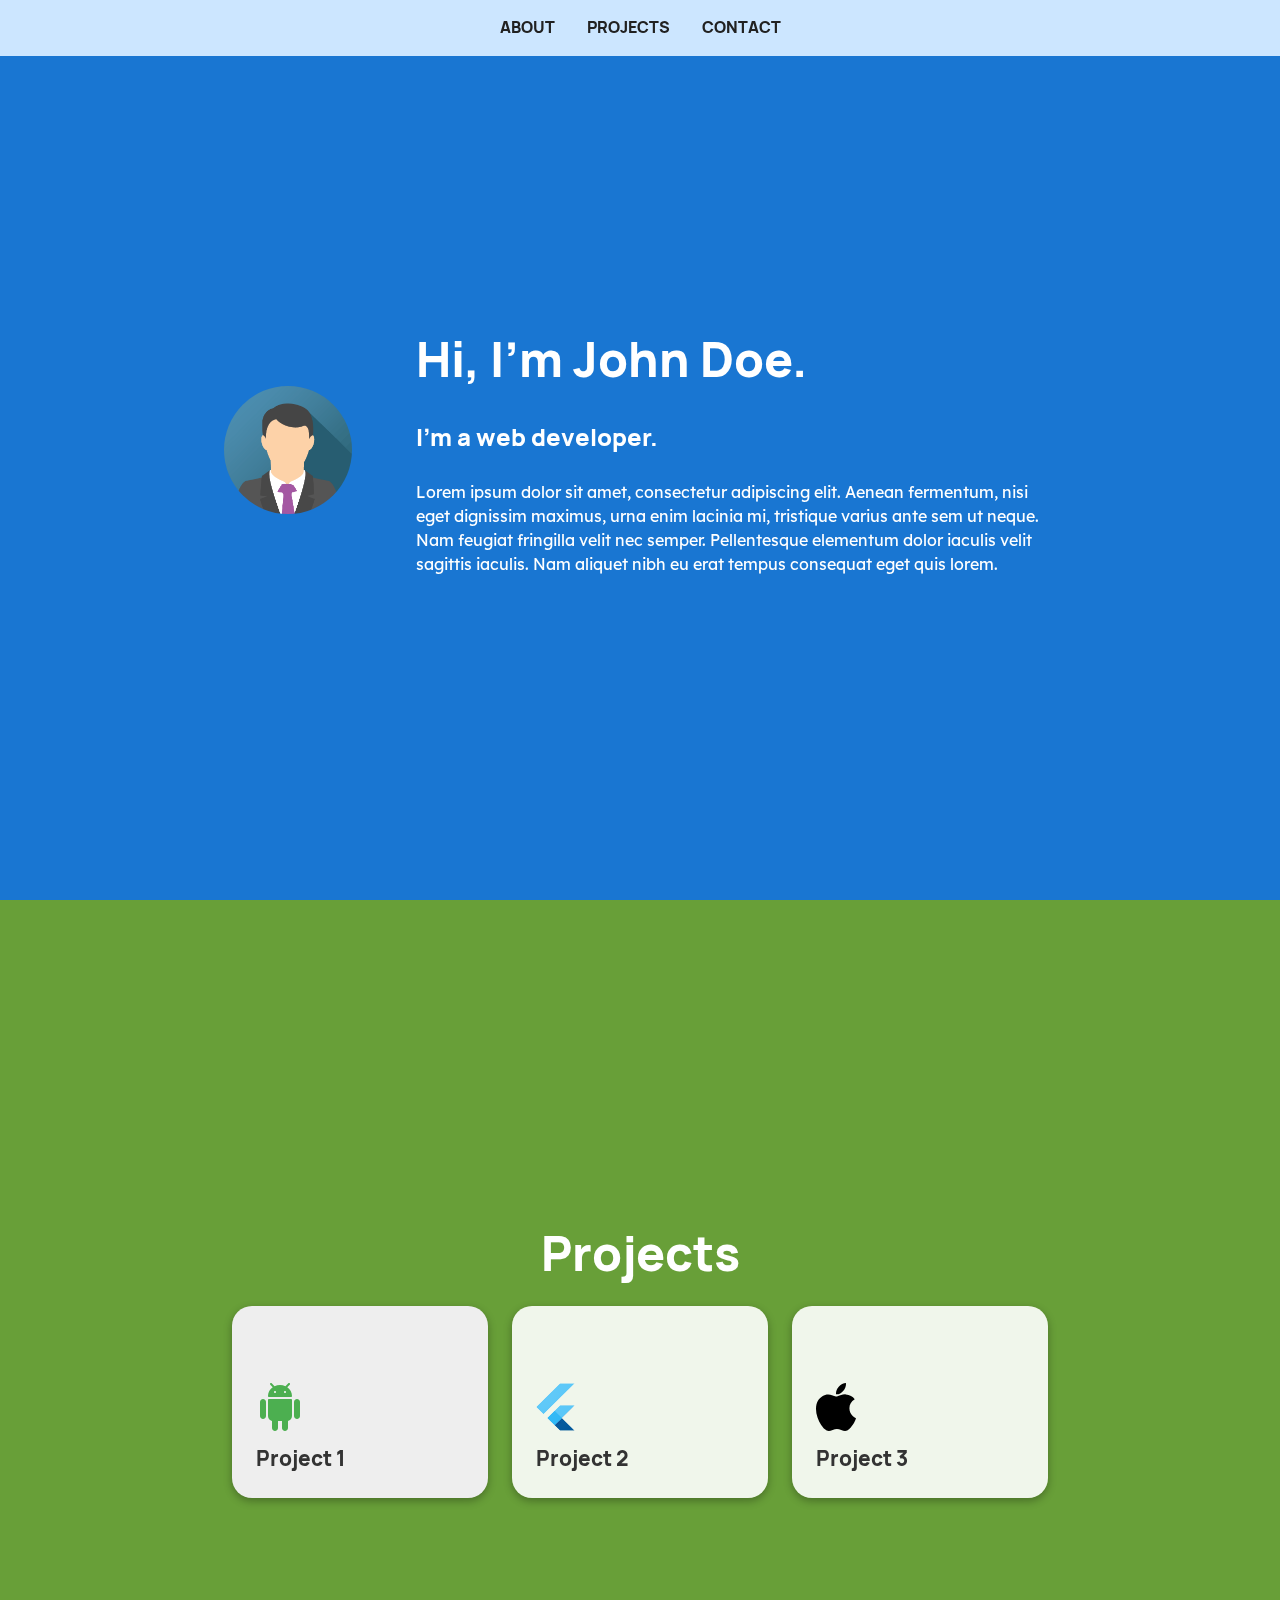
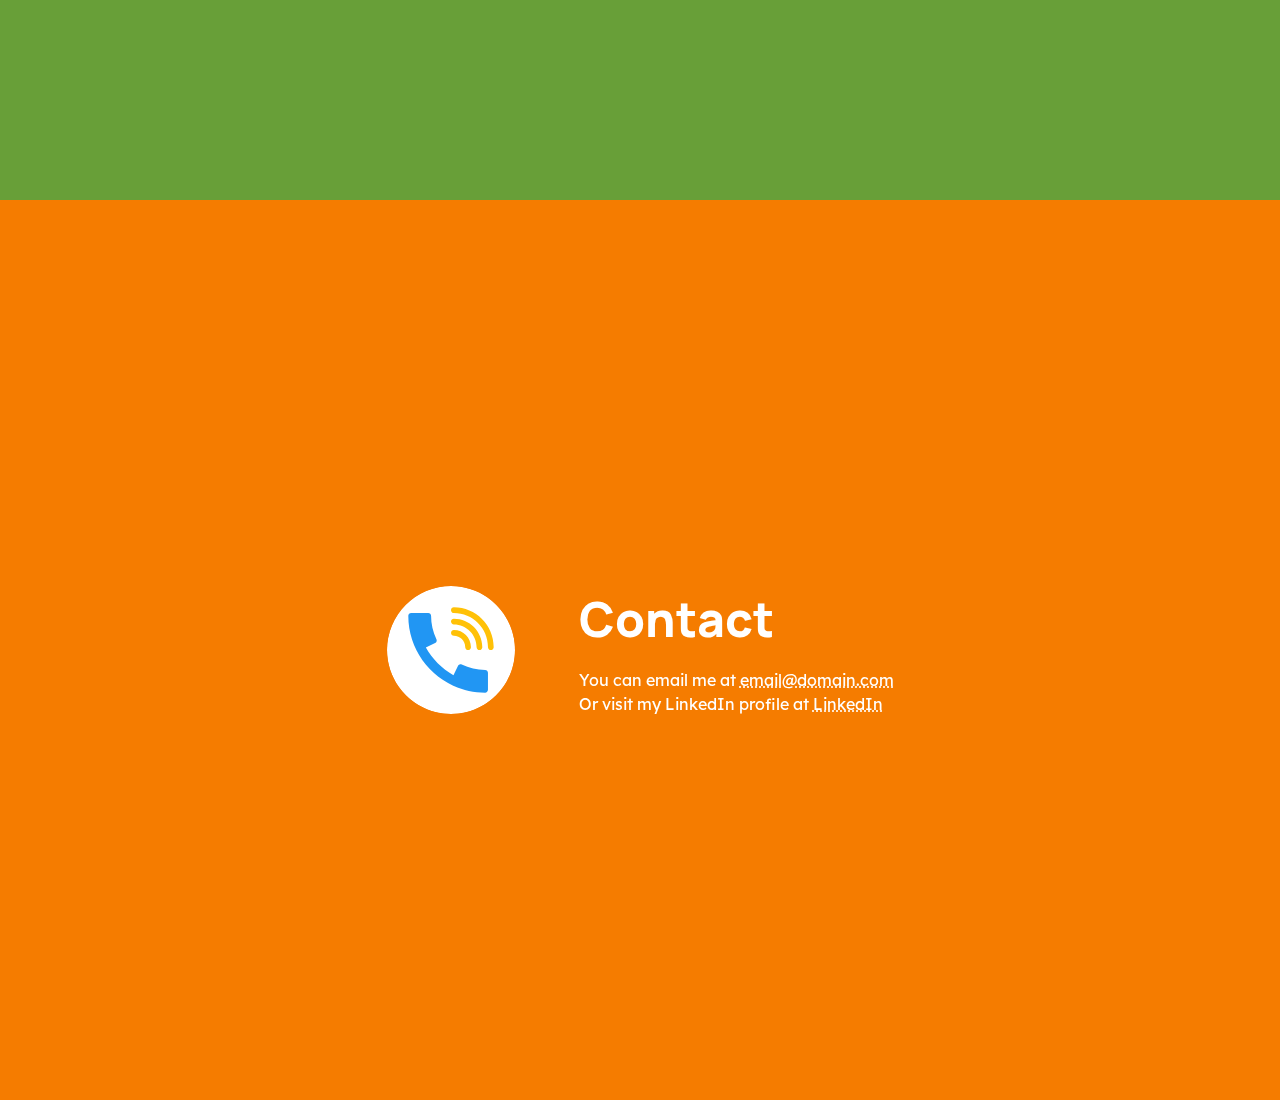
<file: completed-portfolio/index.html>
<!DOCTYPE html>
<html>

<head>
    <title>My Personal Site</title>
    <link rel="stylesheet" href="style.css">
</head>

<body>
    <nav>
        <a href="#about">About</a>
        <a href="#projects">Projects</a>
        <a href="#contact">Contact</a>
    </nav>
    <section id="about">
        <img class="avatar-big" src="assets/images/avatar1.png">
        <div class="break"></div>
        <h1>Hi, I'm John Doe.</h1>
        <h3>I'm a web developer.</h3>
        <p>
            Lorem ipsum dolor sit amet, consectetur adipiscing elit. Aenean fermentum, nisi eget dignissim maximus,
            urna enim lacinia mi, tristique varius ante sem ut neque. Nam feugiat fringilla velit nec semper.
            Pellentesque elementum dolor iaculis velit sagittis iaculis. Nam aliquet nibh eu erat tempus consequat
            eget quis lorem.
        </p>
    </section>
    <section id="projects">
        <h1>Projects</h1>
        <div class="break"></div>
        <div class="project-card" style="background-color: #EEE;">
            <img class="avatar-small" src="assets/images/project1.svg">
            <h2>Project 1</h2>
        </div>
        <div class="project-card">
            <img class="avatar-small" src="assets/images/project2.svg">
            <h2>Project 2</h2>
        </div>
        <div class="project-card">
            <img class="avatar-small" src="assets/images/project3.svg">
            <h2>Project 3</h2>
        </div>
    </section>
    <section id="contact">
        <img class="avatar-big" src="assets/images/contact.svg">
        <div class="break"></div>
        <h1>Contact</h1>
        <p>You can email me at <a href="mailto:email@domain.com">email@domain.com</a></p>
        <p>Or visit my LinkedIn profile at <a href="https://linkedin.com">LinkedIn</p>
    </section>
</body>

</html>
</file>
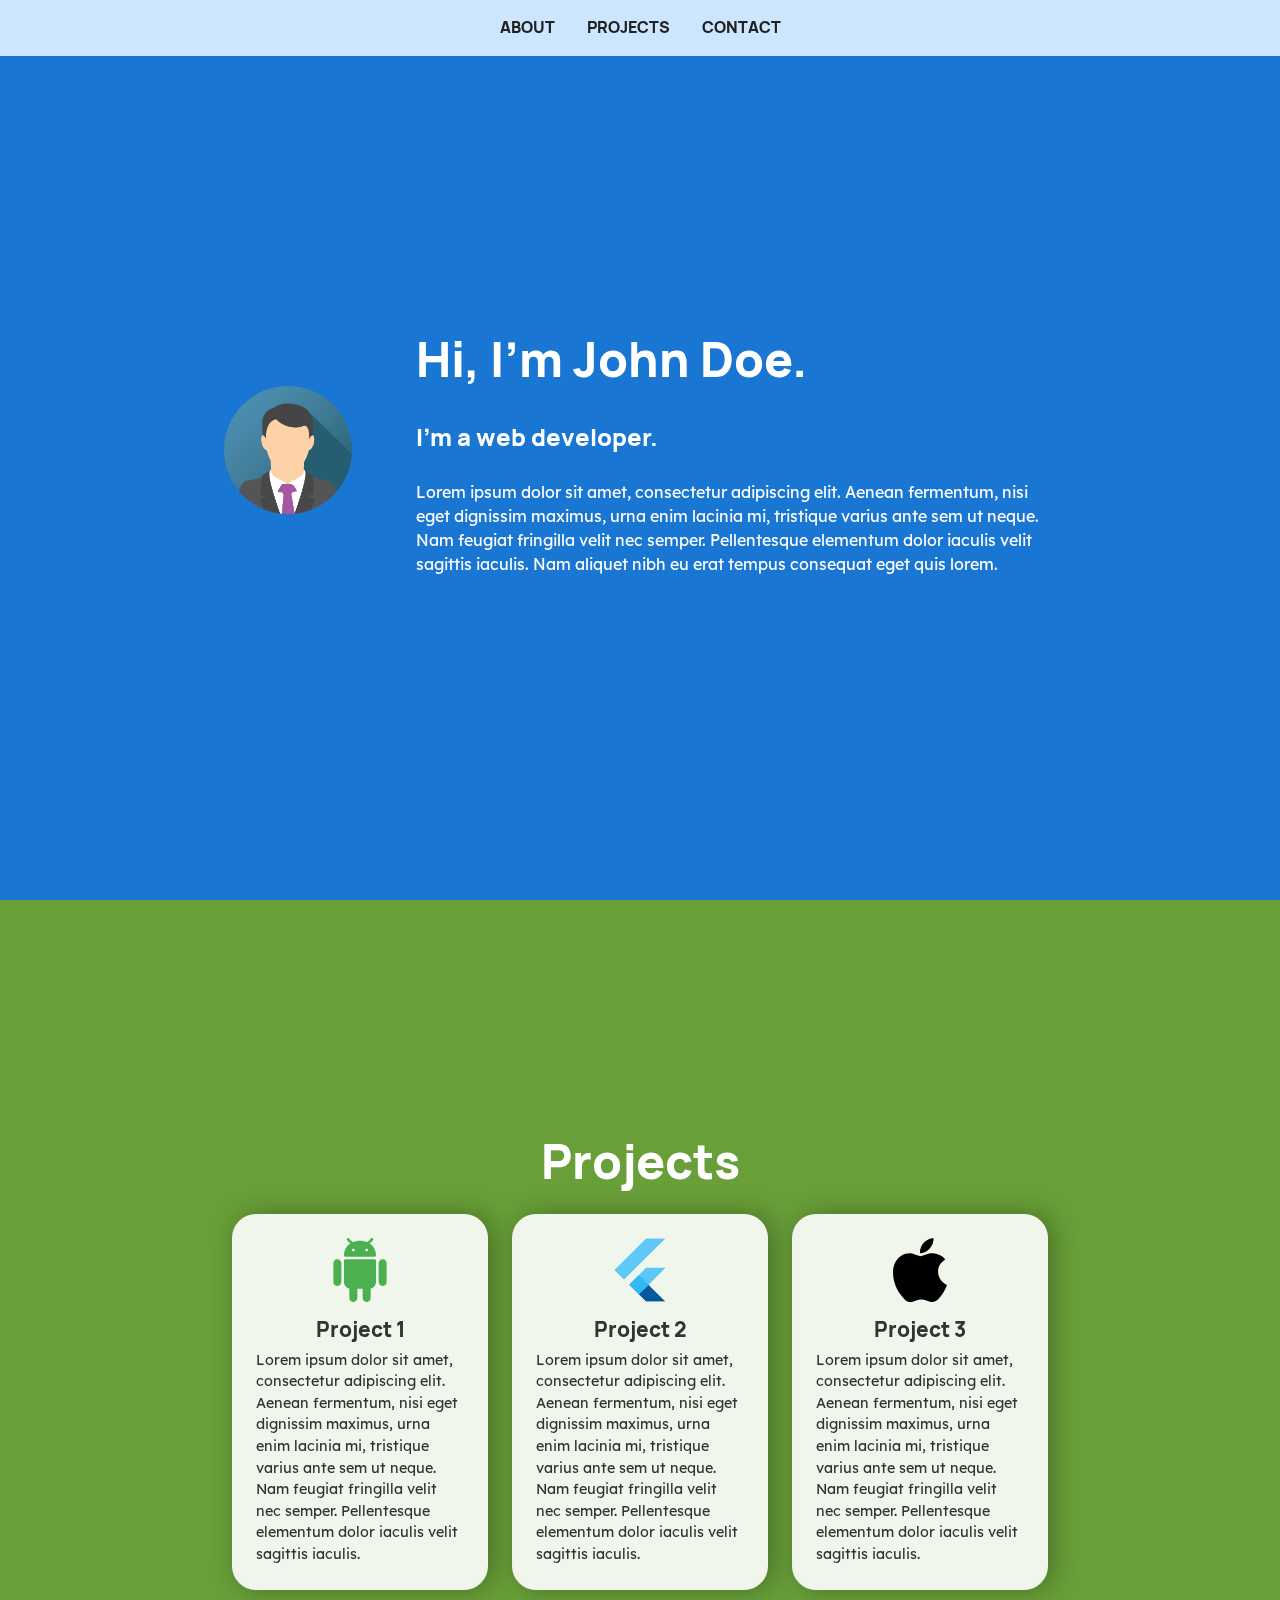
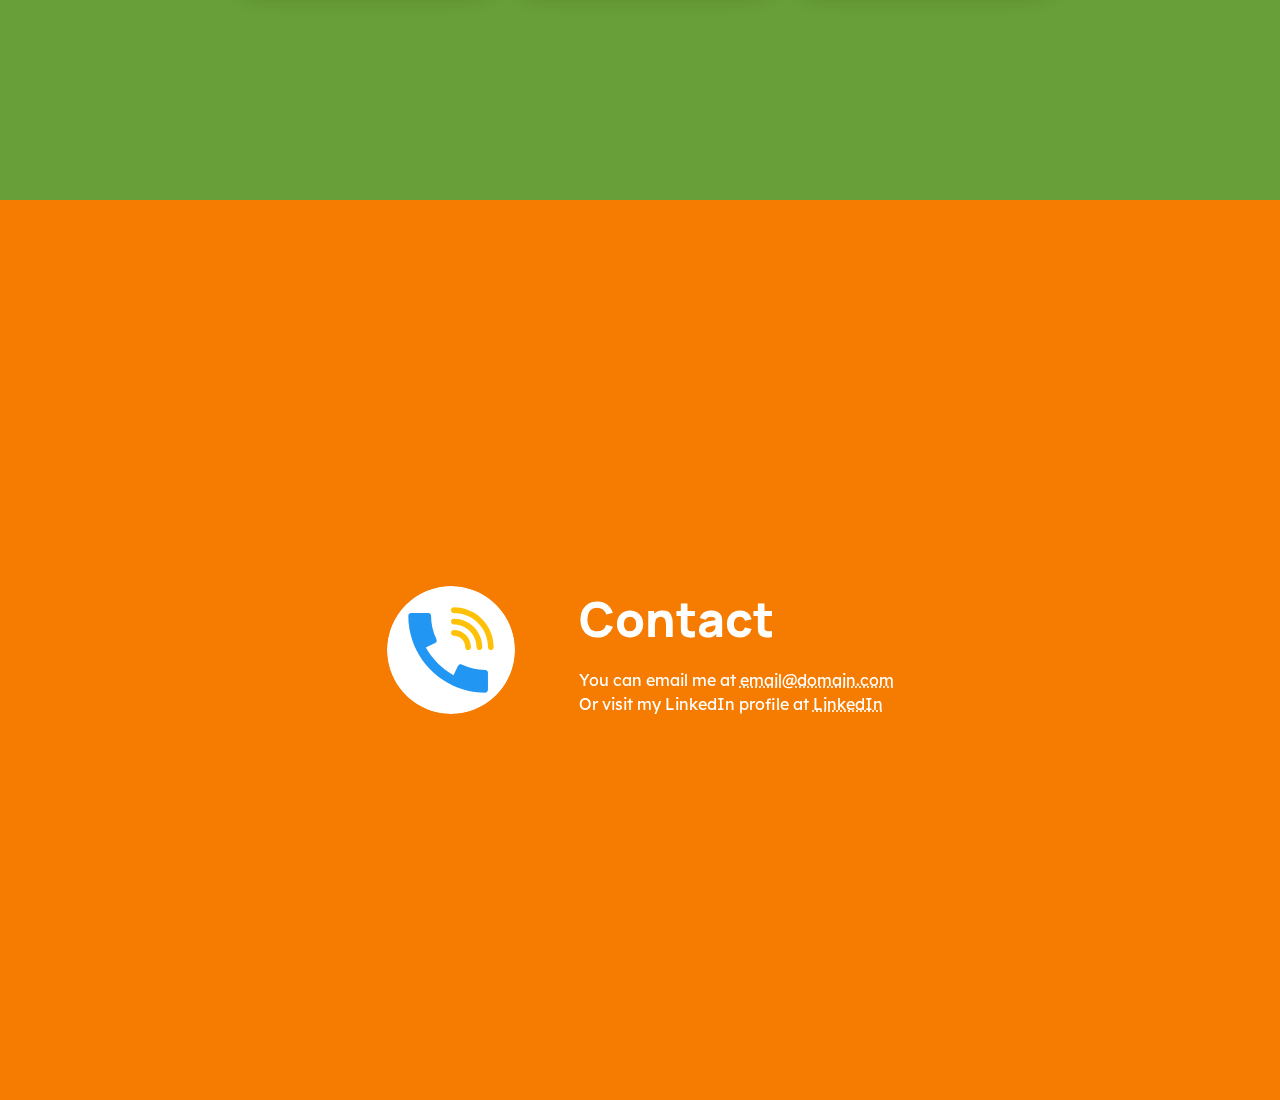
<file: completed/index.html>
<!DOCTYPE html>
<html>

<head>
    <title>My Personal Site</title>
    <link rel="stylesheet" href="style.css">
</head>

<body>
    <nav>
        <a href="#about">About</a>
        <a href="#projects">Projects</a>
        <a href="#contact">Contact</a>
    </nav>
    <section id="about">
        <img class="avatar-big" src="assets/images/avatar1.png">
        <div class="break"></div>
        <h1>Hi, I'm John Doe.</h1>
        <h3>I'm a web developer.</h3>
        <p>
            Lorem ipsum dolor sit amet, consectetur adipiscing elit. Aenean fermentum, nisi eget dignissim maximus,
            urna enim lacinia mi, tristique varius ante sem ut neque. Nam feugiat fringilla velit nec semper.
            Pellentesque elementum dolor iaculis velit sagittis iaculis. Nam aliquet nibh eu erat tempus consequat
            eget quis lorem.
        </p>
    </section>
    <section id="projects">
        <h1>Projects</h1>
        <div class="break"></div>
        <div class="project-card">
            <img class="avatar-small" src="assets/images/project1.svg">
            <h2>Project 1</h2>
            <p>
                Lorem ipsum dolor sit amet, consectetur adipiscing elit. Aenean fermentum, nisi eget dignissim maximus,
                urna enim lacinia mi, tristique varius ante sem ut neque. Nam feugiat fringilla velit nec semper.
                Pellentesque elementum dolor iaculis velit sagittis iaculis.
            </p>
        </div>
        <div class="project-card">
            <img class="avatar-small" src="assets/images/project2.svg">
            <h2>Project 2</h2>
            <p>
                Lorem ipsum dolor sit amet, consectetur adipiscing elit. Aenean fermentum, nisi eget dignissim maximus,
                urna enim lacinia mi, tristique varius ante sem ut neque. Nam feugiat fringilla velit nec semper.
                Pellentesque elementum dolor iaculis velit sagittis iaculis.
            </p>
        </div>
        <div class="project-card">
            <img class="avatar-small" src="assets/images/project3.svg">
            <h2>Project 3</h2>
            <p>
                Lorem ipsum dolor sit amet, consectetur adipiscing elit. Aenean fermentum, nisi eget dignissim maximus,
                urna enim lacinia mi, tristique varius ante sem ut neque. Nam feugiat fringilla velit nec semper.
                Pellentesque elementum dolor iaculis velit sagittis iaculis.
            </p>
        </div>
    </section>
    <section id="contact">
        <img class="avatar-big" src="assets/images/contact.svg">
        <div class="break"></div>
        <h1>Contact</h1>
        <p>You can email me at <a href="mailto:email@domain.com">email@domain.com</a></p>
        <p>Or visit my LinkedIn profile at <a href="https://linkedin.com">LinkedIn</p>
    </section>
</body>

</html>
</file>
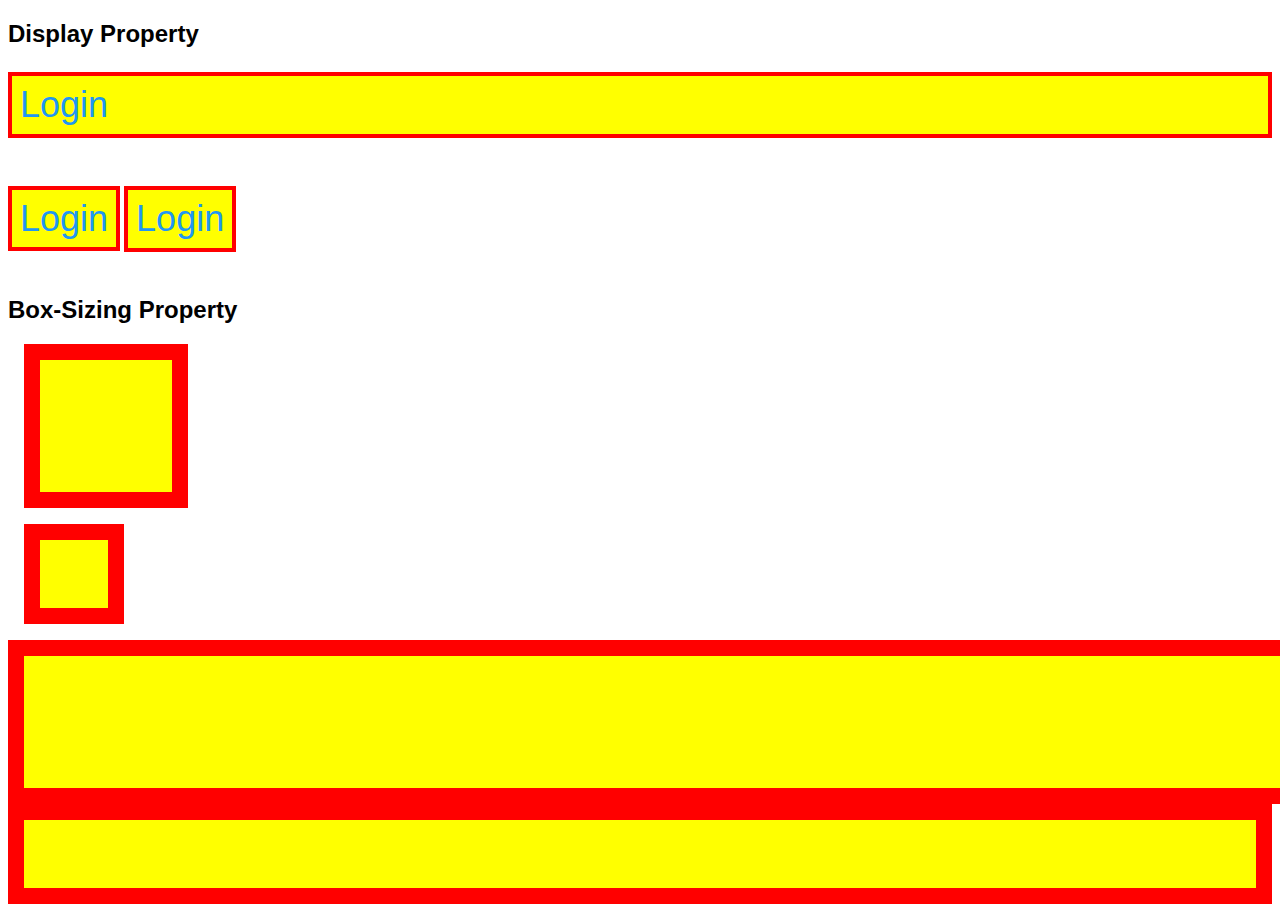
<file: css-properties/index.html>
<!DOCTYPE html>
<html>

<head>
	<title>CSS Stuff</title>
	<link rel="stylesheet" href="style.css">
</head>

<body>
	<h2>Display Property</h2>
	<h1 class="h1-block">Login</h1>
	<h1 class="h1-inline">Login</h1>
	<h1 id="h1-inline-block">Login</h1>
	<h2>Box-Sizing Property</h2>
	<div class="box content-box"></div> <!-- Default -->
	<div class="box border-box"></div> <!-- Most common, standard -->
	<div class="box full-width content-box"></div> <!-- This is why we use border-box -->
	<div class="box full-width border-box"></div> <!-- This is why we use border-box -->
</body>

</html>
</file>
<file: completed-portfolio/style.css>
/* Fonts */

@font-face {
    font-family: 'Manrope';
    font-weight: 500;
    src: url('assets/fonts/manrope/Manrope-SemiBold.woff2') format('woff2'), 
         url('assets/fonts/manrope/Manrope-SemiBold.ttf') format('truetype');
}

@font-face {
    font-family: 'Manrope';
    font-weight: 800;
    src: url('assets/fonts/manrope/Manrope-ExtraBold.woff2') format('woff2'), 
         url('assets/fonts/manrope/Manrope-ExtraBold.ttf') format('truetype');
}

@font-face {
    font-family: 'Lexend Deca';
    src: url('assets/fonts/lexend-deca/LexendDeca-Regular.woff2') format('woff2'), 
         url('assets/fonts/lexend-deca/LexendDeca-Regular.ttf') format('truetype');
}


/* General Styles */

* {
    box-sizing: border-box;
}

html,
body {
    font-family: Manrope, sans-serif;
    font-weight: 500;
    line-height: 1.5;
    margin: 0;
    scroll-behavior: smooth;
}

h1 {
    margin: 16px 0;
    font-size: 48px;
    font-weight: 800;
}

h2 {
    margin: 12px 0;
    font-weight: 600;
}

h3 {
    margin: 8px 0;
    font-size: 24px;
    font-weight: 600;
}

p {
    font-family: 'Lexend Deca', sans-serif;
}

img.avatar-big {
    height: 128px;
    width: 128px;
    border-radius: 50%;
}

img.avatar-small {
    height: 48px;
}


/* Specific styles for elements */

nav {
    position: fixed;
    display: flex;
    justify-content: center;
    width: 100%;
    background: rgba(255, 255, 255, .8);
    backdrop-filter: saturate(180%) blur(20px);
}

nav a {
    display: inline-block;
    padding: 16px;
    text-transform: uppercase;
    text-decoration: none;
    font-weight: 800;
    color: #212121;
    transition: background-color .2s;
}

nav a:hover {
    background: rgba(0, 0, 0, .1);
}

nav a:active {
    background: rgba(0, 0, 0, .2);
}

section {
    height: 100vh;
    color: #FFF;
}

#about,
#contact {
    display: flex;
    flex-flow: column wrap;
    justify-content: center;
    align-content: center;
    background: #1976D2;
}

#about .break,
#contact .break {
    flex: 100%;
    width: 64px;
}

#about p,
#contact p {
    max-width: 50%;
}

#projects {
    display: flex;
    flex-wrap: wrap;
    justify-content: center;
    align-content: center;
    background: #689F38;
}

#projects .break {
    flex: 100%;
    height: 0;
}

#projects .project-card {
    display: flex;
    flex-direction: column;
    align-items: start;
    justify-content: flex-end;
    width: 256px;
    height: 192px;
    margin: 0 12px;
    padding: 24px;
    border-radius: 20px;
    background: rgba(255, 255, 255, .9);
    color: #333;
    box-shadow: 0 3px 8px rgba(0, 0, 0, .3);
    cursor: pointer;
    transition: box-shadow .2s;
}

#projects .project-card:hover {
    box-shadow: 0 5px 24px rgba(0, 0, 0, .3);
}

#projects .project-card p {
    margin: 0;
    font-size: .9em;
}

#projects .project-card h2 {
    margin: 12px 0 0 0;
    font-size: 1.3em;
}

#contact {
    background: #F57C00;
}

#contact h1 {
    margin: 0 0 12px 0;
}

#contact p {
    margin: 0;
}

#contact a {
    color: #FFF;
    text-decoration: underline dotted;
    transition: color .2s;
}

#contact a:hover {
    color: rgba(255, 255, 255, .8);
}

#contact a:active {
    color: rgba(255, 255, 255, .6);
}
</file>
<file: completed/style.css>
/* Fonts */

@font-face {
    font-family: 'Manrope';
    font-weight: 500;
    src: url('assets/fonts/manrope/Manrope-SemiBold.woff2') format('woff2'), 
         url('assets/fonts/manrope/Manrope-SemiBold.ttf') format('truetype');
}

@font-face {
    font-family: 'Manrope';
    font-weight: 800;
    src: url('assets/fonts/manrope/Manrope-ExtraBold.woff2') format('woff2'), 
         url('assets/fonts/manrope/Manrope-ExtraBold.ttf') format('truetype');
}

@font-face {
    font-family: 'Lexend Deca';
    src: url('assets/fonts/lexend-deca/LexendDeca-Regular.woff2') format('woff2'), 
         url('assets/fonts/lexend-deca/LexendDeca-Regular.ttf') format('truetype');
}


/* General Styles */

* {
    box-sizing: border-box;
}

html,
body {
    font-family: Manrope, sans-serif;
    font-weight: 500;
    line-height: 1.5;
    margin: 0;
    scroll-behavior: smooth;
}

h1 {
    margin: 16px 0;
    font-size: 48px;
    font-weight: 800;
}

h2 {
    margin: 12px 0;
    font-weight: 600;
}

h3 {
    margin: 8px 0;
    font-size: 24px;
    font-weight: 600;
}

p {
    font-family: 'Lexend Deca', sans-serif;
}

img.avatar-big {
    height: 128px;
    width: 128px;
    border-radius: 50%;
}

img.avatar-small {
    height: 64px;
}


/* Specific styles for elements */

nav {
    position: fixed;
    display: flex;
    justify-content: center;
    width: 100%;
    margin: 0 auto;
    background: rgba(255, 255, 255, .8);
    backdrop-filter: saturate(180%) blur(20px);
}

nav a {
    display: inline-block;
    padding: 16px;
    text-transform: uppercase;
    text-decoration: none;
    font-weight: 800;
    color: #212121;
    transition: background-color .2s;
}

nav a:hover {
    background: rgba(0, 0, 0, .1);
}

nav a:active {
    background: rgba(0, 0, 0, .2);
}

section {
    height: 100vh;
    color: #FFF;
}

#about,
#contact {
    display: flex;
    flex-flow: column wrap;
    justify-content: center;
    align-content: center;
    background: #1976D2;
}

#about .break,
#contact .break {
    flex: 100%;
    width: 64px;
}

#about p,
#contact p {
    max-width: 50%;
}

#projects {
    display: flex;
    flex-wrap: wrap;
    justify-content: center;
    align-content: center;
    background: #689F38;
}

#projects .break {
    flex: 100%;
    height: 0;
}

#projects .project-card {
    display: flex;
    flex-direction: column;
    align-items: center;
    width: 256px;
    margin: 0 12px;
    padding: 24px;
    background: rgba(255, 255, 255, .9);
    box-shadow: 5px 0 24px rgba(0, 0, 0, .3);
    color: #333;
    border-radius: 24px;
}

#projects .project-card p {
    margin: 0;
    font-size: .9em;
}

#projects .project-card h2 {
    margin: 12px 0 4px 0;
    font-size: 1.3em;
}

#contact {
    background: #F57C00;
}

#contact h1 {
    margin: 0 0 12px 0;
}

#contact p {
    margin: 0;
}

#contact a {
    color: #FFF;
    text-decoration: underline dotted;
    transition: color .2s;
}

#contact a:hover {
    color: rgba(255, 255, 255, .8);
}

#contact a:active {
    color: rgba(255, 255, 255, .6);
}
</file>
<file: css-properties/style.css>
h2 {
	font-family: Arial, Helvetica, sans-serif;
}

h1 {
	border: 4px solid red;
	padding: 8px;
	background-color: yellow;
	color: #2196F3;
	font-family: Arial, Helvetica, sans-serif;
	font-size: 36px;
	font-weight: 400;
}

h1.h1-inline {
	display: inline;
}

#h1-inline-block {
	display: inline-block;
}

.box {
	height: 100px;
	width: 100px;
	background-color: yellow;
	border: 16px solid red;
	padding: 16px;
	margin: 16px;
}

.box.border-box {
	box-sizing: border-box;
}

.full-width {
	margin: 0;
	width: 100%;
}
</file>
